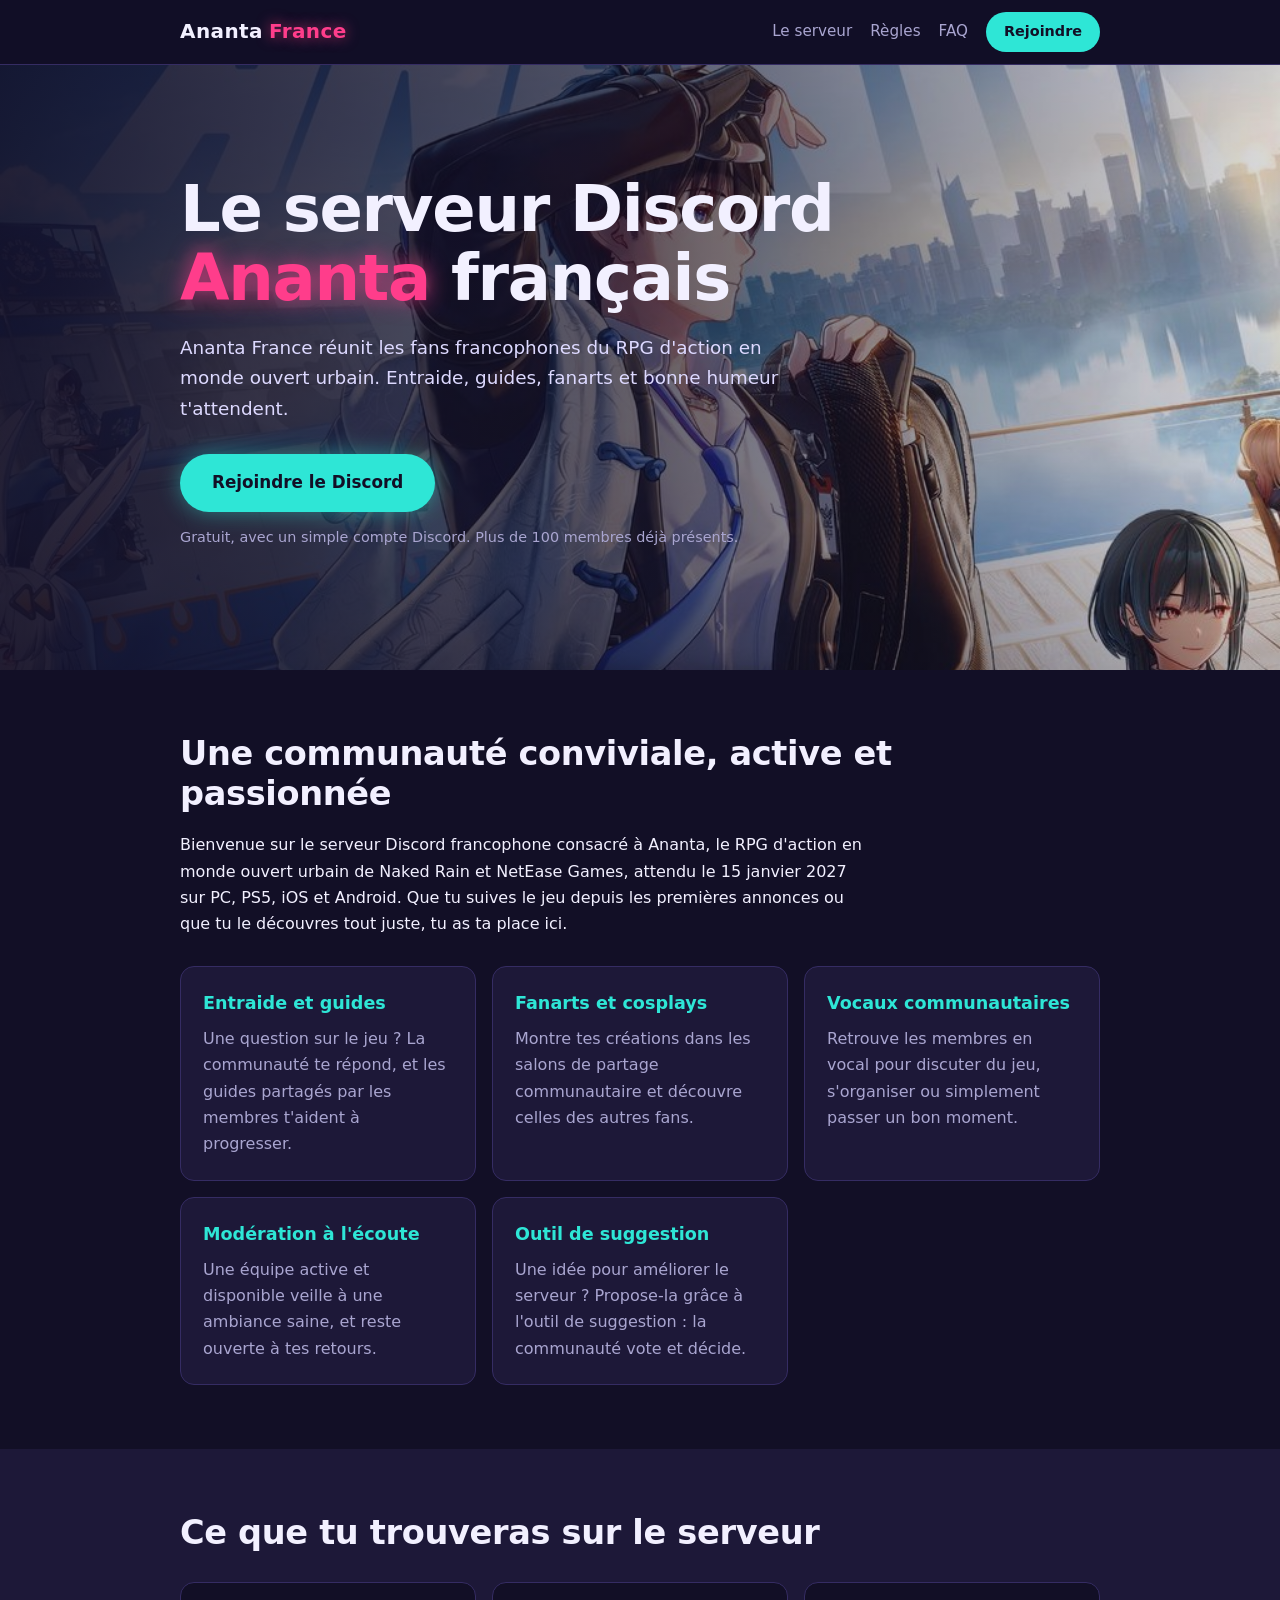
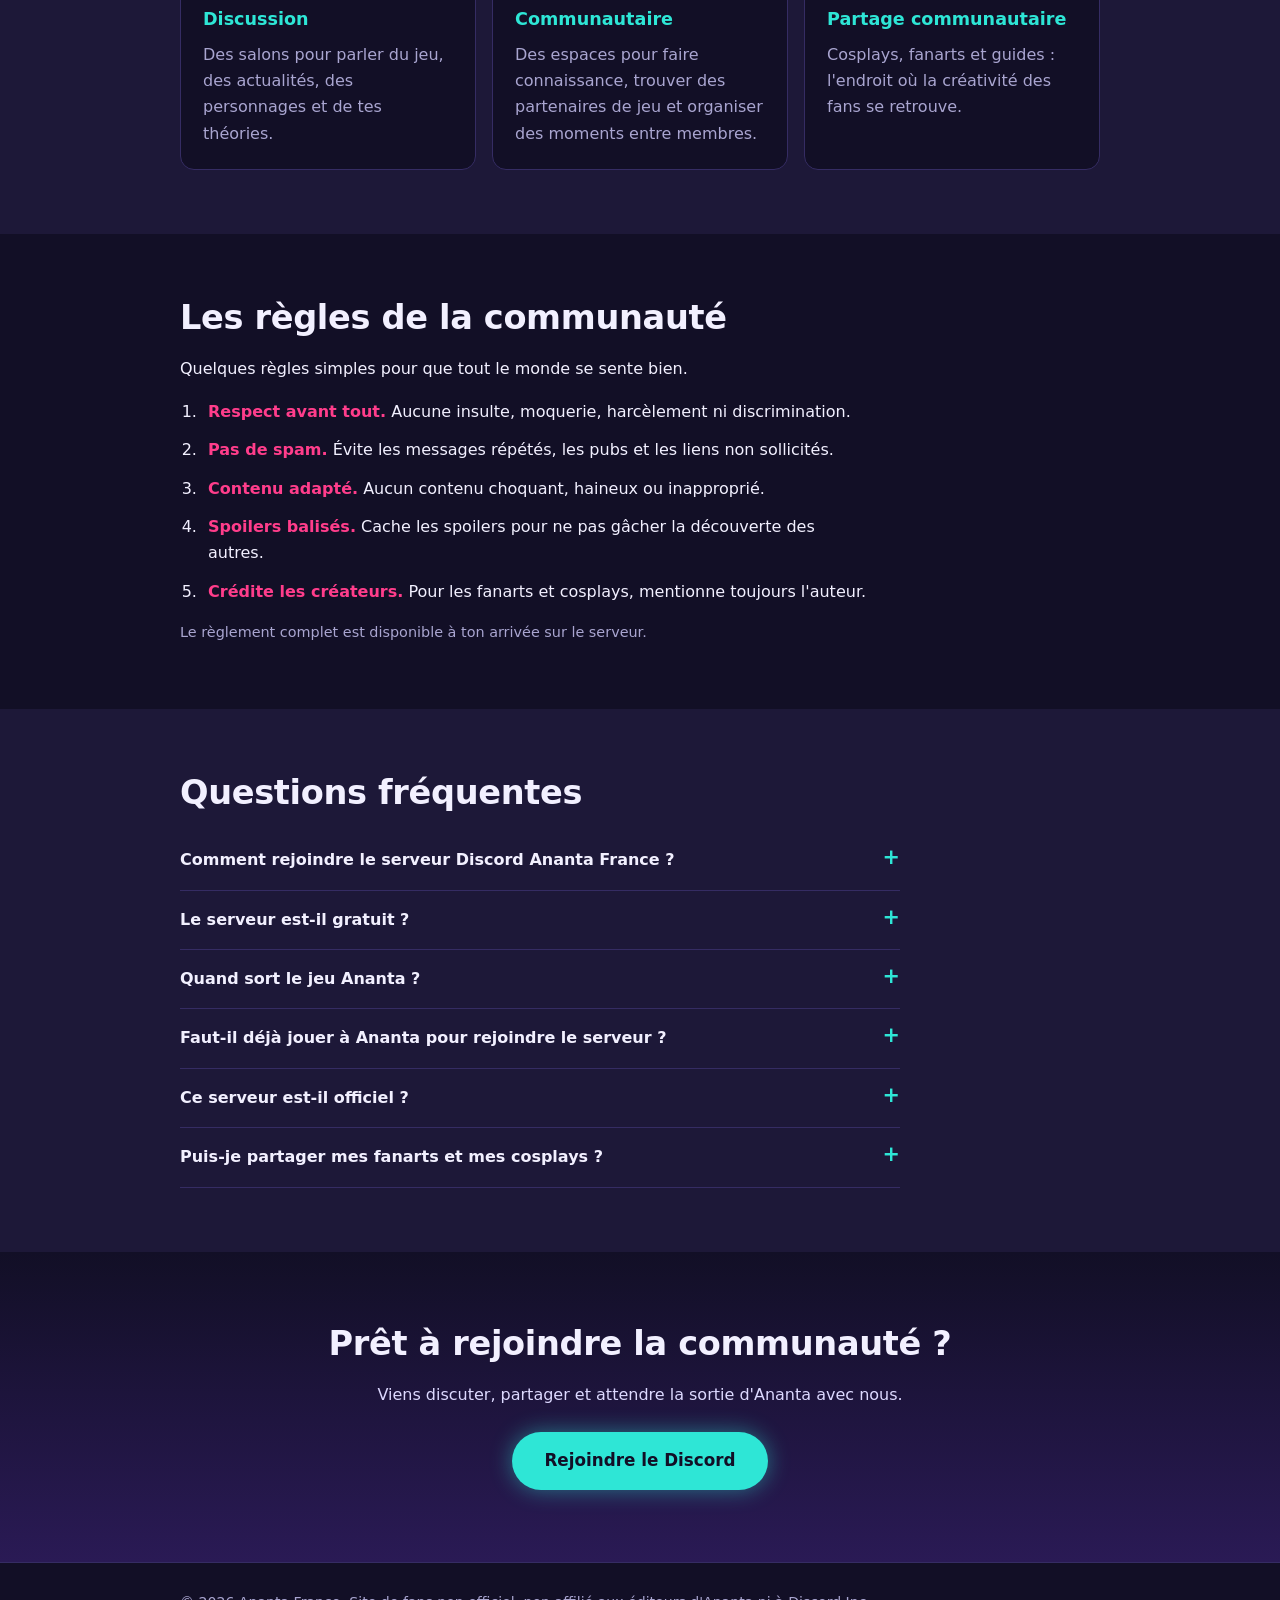
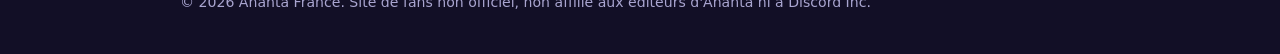
<file: index.html>
<!DOCTYPE html>
<html lang="fr">
<head>
<meta charset="utf-8">
<meta name="viewport" content="width=device-width, initial-scale=1">

<!-- SEO : si ton domaine n'est pas www.ananta-france.fr, remplace-le partout (index.html, sitemap.xml, robots.txt) -->
<title>Serveur Discord Ananta français : rejoins Ananta France</title>
<meta name="description" content="Ananta France, le serveur Discord francophone dédié au RPG Ananta : entraide, guides, fanarts, cosplay et vocaux. Rejoins plus de 100 fans gratuitement.">
<link rel="canonical" href="https://anantafrancefr.github.io/ananta-france/">
<meta name="robots" content="index, follow">
<meta name="google-site-verification" content="9tDeNcuiUXCha-9O3OFiwVBNGp1G-qgJdHEMpPgQ3Kk" />
<meta name="theme-color" content="#120f26">

<meta property="og:type" content="website">
<meta property="og:title" content="Serveur Discord Ananta français : Ananta France">
<meta property="og:description" content="La communauté francophone d'Ananta : entraide, guides, fanarts, cosplay et vocaux. Rejoins-nous sur Discord.">
<meta property="og:url" content="https://anantafrancefr.github.io/ananta-france/">
<meta property="og:image" content="https://anantafrancefr.github.io/ananta-france/image-partage.jpg">
<meta property="og:locale" content="fr_FR">
<meta name="twitter:card" content="summary_large_image">

<link rel="stylesheet" href="style.css">

<script type="application/ld+json">
{
  "@context": "https://schema.org",
  "@type": "WebSite",
  "name": "Ananta France",
  "url": "https://anantafrancefr.github.io/ananta-france/",
  "inLanguage": "fr",
  "description": "Serveur Discord francophone de fans du jeu Ananta."
}
</script>
<script type="application/ld+json">
{
  "@context": "https://schema.org",
  "@type": "FAQPage",
  "mainEntity": [
    {"@type":"Question","name":"Comment rejoindre le serveur Discord Ananta France ?","acceptedAnswer":{"@type":"Answer","text":"Clique sur le bouton « Rejoindre le Discord » puis valide l'invitation. Il te faut un compte Discord gratuit."}},
    {"@type":"Question","name":"Le serveur est-il gratuit ?","acceptedAnswer":{"@type":"Answer","text":"Oui, l'accès à Ananta France est entièrement gratuit."}},
    {"@type":"Question","name":"Quand sort le jeu Ananta ?","acceptedAnswer":{"@type":"Answer","text":"Ananta est attendu le 15 janvier 2027 sur PC, PS5, iOS et Android."}},
    {"@type":"Question","name":"Faut-il déjà jouer à Ananta pour rejoindre le serveur ?","acceptedAnswer":{"@type":"Answer","text":"Non. Tu peux suivre le jeu depuis les premières annonces ou le découvrir tout juste, tout le monde est bienvenu."}},
    {"@type":"Question","name":"Ce serveur est-il officiel ?","acceptedAnswer":{"@type":"Answer","text":"Non. Ananta France est une communauté de fans, non affiliée aux éditeurs du jeu ni à Discord Inc."}},
    {"@type":"Question","name":"Puis-je partager mes fanarts et mes cosplays ?","acceptedAnswer":{"@type":"Answer","text":"Oui, des salons de partage communautaire sont dédiés aux fanarts, aux cosplays et aux guides."}}
  ]
}
</script>
</head>

<body>
<a class="evitement" href="#contenu">Aller au contenu</a>

<header class="entete">
  <div class="conteneur entete-ligne">
    <a class="logo" href="#haut" id="haut">Ananta<span>France</span></a>
    <nav aria-label="Navigation principale">
      <a href="#serveur">Le serveur</a>
      <a href="#regles">Règles</a>
      <a href="#faq">FAQ</a>
      <a class="bouton bouton-petit" href="https://discord.gg/QbMDtARXmU" target="_blank" rel="noopener">Rejoindre</a>
    </nav>
  </div>
</header>

<main id="contenu">

  <section class="hero">

    <div class="conteneur hero-texte">
      <h1>Le serveur Discord <em>Ananta</em> français</h1>
      <p class="accroche">Ananta France réunit les fans francophones du RPG d'action en monde ouvert urbain. Entraide, guides, fanarts et bonne humeur t'attendent.</p>
      <a class="bouton" href="https://discord.gg/QbMDtARXmU" target="_blank" rel="noopener">Rejoindre le Discord</a>
      <p class="note">Gratuit, avec un simple compte Discord. Plus de 100 membres déjà présents.</p>
    </div>
  </section>

  <section id="serveur" class="bande">
    <div class="conteneur">
      <h2>Une communauté conviviale, active et passionnée</h2>
      <p>Bienvenue sur le serveur Discord francophone consacré à Ananta, le RPG d'action en monde ouvert urbain de Naked Rain et NetEase Games, attendu le 15 janvier 2027 sur PC, PS5, iOS et Android. Que tu suives le jeu depuis les premières annonces ou que tu le découvres tout juste, tu as ta place ici.</p>

      <div class="grille">
        <article class="carte"><h3>Entraide et guides</h3><p>Une question sur le jeu ? La communauté te répond, et les guides partagés par les membres t'aident à progresser.</p></article>
        <article class="carte"><h3>Fanarts et cosplays</h3><p>Montre tes créations dans les salons de partage communautaire et découvre celles des autres fans.</p></article>
        <article class="carte"><h3>Vocaux communautaires</h3><p>Retrouve les membres en vocal pour discuter du jeu, s'organiser ou simplement passer un bon moment.</p></article>
        <article class="carte"><h3>Modération à l'écoute</h3><p>Une équipe active et disponible veille à une ambiance saine, et reste ouverte à tes retours.</p></article>
        <article class="carte"><h3>Outil de suggestion</h3><p>Une idée pour améliorer le serveur ? Propose-la grâce à l'outil de suggestion : la communauté vote et décide.</p></article>
      </div>
    </div>
  </section>

  <section class="bande bande-claire">
    <div class="conteneur">
      <h2>Ce que tu trouveras sur le serveur</h2>
      <div class="grille grille-3">
        <article class="carte carte-sombre"><h3>Discussion</h3><p>Des salons pour parler du jeu, des actualités, des personnages et de tes théories.</p></article>
        <article class="carte carte-sombre"><h3>Communautaire</h3><p>Des espaces pour faire connaissance, trouver des partenaires de jeu et organiser des moments entre membres.</p></article>
        <article class="carte carte-sombre"><h3>Partage communautaire</h3><p>Cosplays, fanarts et guides : l'endroit où la créativité des fans se retrouve.</p></article>
      </div>
    </div>
  </section>

  <section id="regles" class="bande">
    <div class="conteneur">
      <h2>Les règles de la communauté</h2>
      <p>Quelques règles simples pour que tout le monde se sente bien.</p>
      <ol class="regles">
        <li><strong>Respect avant tout.</strong> Aucune insulte, moquerie, harcèlement ni discrimination.</li>
        <li><strong>Pas de spam.</strong> Évite les messages répétés, les pubs et les liens non sollicités.</li>
        <li><strong>Contenu adapté.</strong> Aucun contenu choquant, haineux ou inapproprié.</li>
        <li><strong>Spoilers balisés.</strong> Cache les spoilers pour ne pas gâcher la découverte des autres.</li>
        <li><strong>Crédite les créateurs.</strong> Pour les fanarts et cosplays, mentionne toujours l'auteur.</li>
      </ol>
      <p class="note">Le règlement complet est disponible à ton arrivée sur le serveur.</p>
    </div>
  </section>

  <section id="faq" class="bande bande-claire">
    <div class="conteneur">
      <h2>Questions fréquentes</h2>
      <details><summary>Comment rejoindre le serveur Discord Ananta France ?</summary><p>Clique sur le bouton « Rejoindre le Discord » puis valide l'invitation. Il te faut un compte Discord gratuit.</p></details>
      <details><summary>Le serveur est-il gratuit ?</summary><p>Oui, l'accès à Ananta France est entièrement gratuit.</p></details>
      <details><summary>Quand sort le jeu Ananta ?</summary><p>Ananta est attendu le 15 janvier 2027 sur PC, PS5, iOS et Android.</p></details>
      <details><summary>Faut-il déjà jouer à Ananta pour rejoindre le serveur ?</summary><p>Non. Tu peux suivre le jeu depuis les premières annonces ou le découvrir tout juste, tout le monde est bienvenu.</p></details>
      <details><summary>Ce serveur est-il officiel ?</summary><p>Non. Ananta France est une communauté de fans, non affiliée aux éditeurs du jeu ni à Discord Inc.</p></details>
      <details><summary>Puis-je partager mes fanarts et mes cosplays ?</summary><p>Oui, des salons de partage communautaire sont dédiés aux fanarts, aux cosplays et aux guides.</p></details>
    </div>
  </section>

  <section class="final">
    <div class="conteneur">
      <h2>Prêt à rejoindre la communauté ?</h2>
      <p>Viens discuter, partager et attendre la sortie d'Ananta avec nous.</p>
      <a class="bouton" href="https://discord.gg/QbMDtARXmU" target="_blank" rel="noopener">Rejoindre le Discord</a>
    </div>
  </section>

</main>

<footer class="pied">
  <div class="conteneur">
    <p>© 2026 Ananta France. Site de fans non officiel, non affilié aux éditeurs d'Ananta ni à Discord Inc.</p>
  </div>
</footer>
</body>
</html>
</file>
<file: style.css>
:root{
  --nuit:#120f26;
  --surface:#1d1838;
  --surface-2:#271f4a;
  --texte:#f2f0ff;
  --discret:#a9a5d0;
  --cyan:#2ee6d6;
  --rose:#ff3d8b;
  --trait:#352c63;
}
*{box-sizing:border-box}
html{scroll-behavior:smooth}
body{margin:0;background:var(--nuit);color:var(--texte);font-family:"Segoe UI",system-ui,-apple-system,Helvetica,Arial,sans-serif;line-height:1.65}
.conteneur{max-width:960px;margin:0 auto;padding:0 20px}
a{color:var(--cyan)}
a:focus-visible,summary:focus-visible{outline:3px solid var(--cyan);outline-offset:3px}
.evitement{position:absolute;left:-999px;top:8px;background:var(--cyan);color:var(--nuit);padding:8px 14px;border-radius:6px;z-index:10}
.evitement:focus{left:8px}

/* En-tête */
.entete{position:sticky;top:0;z-index:5;background:rgba(18,15,38,.92);backdrop-filter:blur(8px);border-bottom:1px solid var(--trait)}
.entete-ligne{display:flex;justify-content:space-between;align-items:center;gap:12px;padding-top:12px;padding-bottom:12px;flex-wrap:wrap}
.logo{font-weight:800;font-size:1.25rem;letter-spacing:.02em;text-decoration:none;color:var(--texte)}
.logo span{color:var(--rose);margin-left:6px;text-shadow:0 0 14px rgba(255,61,139,.7)}
nav{display:flex;align-items:center;gap:18px;flex-wrap:wrap}
nav a{text-decoration:none;color:var(--discret);font-size:.95rem}
nav a:hover{color:var(--cyan)}
nav a.bouton{color:var(--nuit)}

/* Boutons */
.bouton{display:inline-block;background:var(--cyan);color:var(--nuit);font-weight:800;text-decoration:none;padding:15px 32px;border-radius:999px;font-size:1.05rem;box-shadow:0 0 22px rgba(46,230,214,.45);transition:box-shadow .15s,transform .15s}
.bouton:hover{box-shadow:0 0 34px rgba(46,230,214,.75);transform:translateY(-1px)}
.bouton-petit{padding:8px 18px;font-size:.9rem;box-shadow:none}

/* Hero : l'élément visuel marquant */
.hero{position:relative;overflow:hidden;padding:110px 0 120px;min-height:560px;display:flex;align-items:center;background:linear-gradient(90deg,rgba(18,15,38,.92) 0%,rgba(18,15,38,.7) 45%,rgba(18,15,38,.15) 100%),url("image-partage.jpg") center 30%/cover no-repeat,var(--nuit)}
.hero .conteneur{width:100%}
.hero-texte{position:relative;z-index:1}
h1{font-size:clamp(2.2rem,7vw,4rem);line-height:1.08;margin:0 0 20px;letter-spacing:-.02em;max-width:15ch}
h1 em{font-style:normal;color:var(--rose);text-shadow:0 0 22px rgba(255,61,139,.75)}
.accroche{font-size:1.15rem;color:#ddd9ff;max-width:52ch;margin:0 0 30px}
.note{font-size:.9rem;color:var(--discret);margin:14px 0 0}

/* Sections */
.bande{padding:64px 0}
.bande-claire{background:var(--surface)}
h2{font-size:clamp(1.5rem,4vw,2.1rem);line-height:1.2;margin:0 0 18px;letter-spacing:-.01em}
h3{font-size:1.1rem;margin:0 0 8px;color:var(--cyan)}
p{max-width:68ch;margin:0 0 14px}
.grille{display:grid;grid-template-columns:repeat(auto-fit,minmax(250px,1fr));gap:16px;margin-top:28px}
.grille-3{grid-template-columns:repeat(auto-fit,minmax(240px,1fr))}
.carte{background:var(--surface);border:1px solid var(--trait);border-radius:14px;padding:22px}
.carte p{margin:0;color:var(--discret)}
.carte-sombre{background:var(--nuit)}

/* Règles */
.regles{padding-left:22px;max-width:68ch}
.regles li{margin-bottom:12px;padding-left:6px}
.regles strong{color:var(--rose)}

/* FAQ */
details{border-bottom:1px solid var(--trait);padding:16px 0;max-width:720px}
summary{cursor:pointer;font-weight:700;list-style:none;position:relative;padding-right:28px}
summary::-webkit-details-marker{display:none}
summary::after{content:"+";position:absolute;right:0;color:var(--cyan);font-size:1.3rem;line-height:1}
details[open] summary::after{content:"\2212"}
details p{margin:12px 0 0;color:var(--discret)}

/* Final et pied */
.final{text-align:center;padding:72px 0;background:linear-gradient(180deg,var(--nuit),#2a1a55)}
.final p{margin-left:auto;margin-right:auto;color:#ddd9ff}
.final .bouton{margin-top:10px}
.pied{padding:28px 0 40px;font-size:.88rem;color:var(--discret);border-top:1px solid var(--trait)}
.pied p{margin:0;max-width:none}

@media (max-width:700px){.hero{padding:64px 0 72px;min-height:0;background:linear-gradient(180deg,rgba(18,15,38,.78) 0%,rgba(18,15,38,.9) 100%),url("image-partage.jpg") center/cover no-repeat,var(--nuit)}nav{gap:12px}}
@media (prefers-reduced-motion:reduce){html{scroll-behavior:auto}.bouton{transition:none}}
</file>
